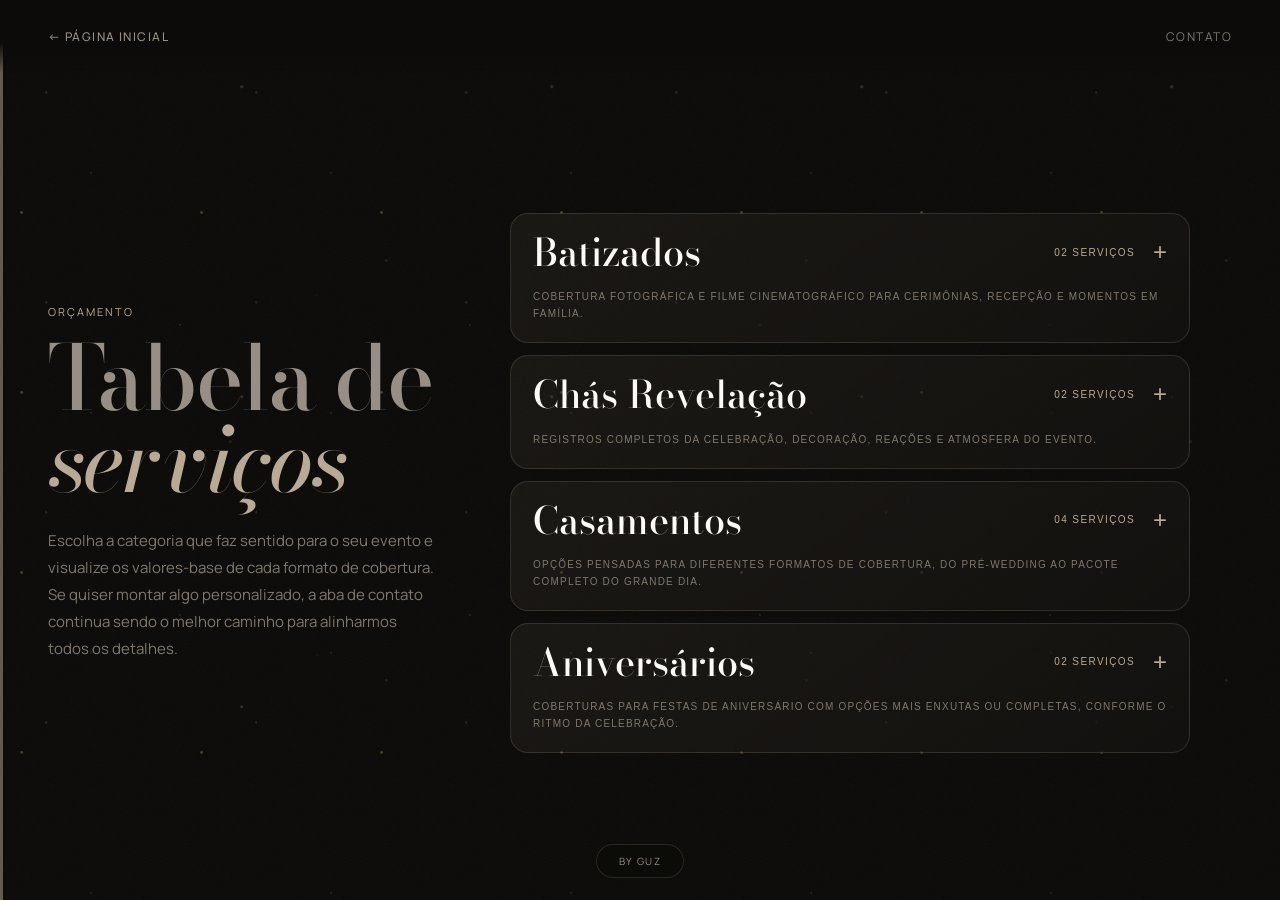
<file: orcamento.html>
﻿<!DOCTYPE html>
<html lang="pt-BR">
<head>
<meta charset="UTF-8" />
<meta name="viewport" content="width=device-width, initial-scale=1.0" />
<title>Orçamento &mdash; Guilherme Ribeiro</title>
<link rel="preconnect" href="https://fonts.googleapis.com" />
<link rel="preconnect" href="https://fonts.gstatic.com" crossorigin />
<link href="https://fonts.googleapis.com/css2?family=Bodoni+Moda:opsz,wght@6..96,400;6..96,500&family=Manrope:wght@300;400;500&display=swap" rel="stylesheet" />
<link rel="stylesheet" href="style.css" />
<style>
  *, *::before, *::after { box-sizing: border-box; margin: 0; padding: 0; }
  :root { --bg: #0c0b09; --bg2: #141210; --text: #978f86; --muted: #7f786f; --accent: #b8aa96; --border: rgba(151, 143, 134, 0.28); --white: #fdfaf6; --surface: rgba(20, 18, 16, 0.74); }
  html, body { min-height: 100%; background: var(--bg); color: var(--text); font-family: 'Manrope', sans-serif; }
  body { overflow-x: hidden; }
  nav { position: fixed; top: 0; left: 0; right: 0; z-index: 100; display: flex; justify-content: space-between; align-items: center; padding: 28px 48px; background: linear-gradient(to bottom, var(--bg) 58%, transparent); }
  .nav-logo, .nav-link { font-size: 12px; letter-spacing: 0.12em; text-transform: uppercase; text-decoration: none; }
  .nav-logo { font-weight: 500; color: var(--text); }
  .nav-link { color: var(--muted); transition: color 0.2s; }
  .nav-logo:hover, .nav-link:hover { color: var(--accent); }
  .noise { position: fixed; inset: 0; pointer-events: none; z-index: 1; opacity: 0.03; background-image: url("data:image/svg+xml,%3Csvg viewBox='0 0 256 256' xmlns='http://www.w3.org/2000/svg'%3E%3Cfilter id='n'%3E%3CfeTurbulence type='fractalNoise' baseFrequency='0.9' numOctaves='4' stitchTiles='stitch'/%3E%3C/filter%3E%3Crect width='100%25' height='100%25' filter='url(%23n)'/%3E%3C/svg%3E"); background-size: 200px; }
  .deco-line { position: fixed; left: 0; top: 0; width: 3px; height: 100vh; background: var(--accent); opacity: 0.5; z-index: 3; }
  .budget-page { position: relative; z-index: 2; min-height: 100vh; padding: 138px 48px 72px; display: grid; grid-template-columns: minmax(280px, 0.72fr) minmax(560px, 1.28fr); gap: 56px; align-items: center; }
  .budget-copy { max-width: 470px; opacity: 0; animation: fadeUp 0.75s 0.05s ease forwards; }
  .budget-eyebrow { font-size: 11px; letter-spacing: 0.18em; text-transform: uppercase; color: var(--accent); margin-bottom: 18px; }
  .budget-title { font-family: 'Bodoni Moda', serif; font-size: clamp(54px, 7vw, 94px); font-weight: 500; line-height: 0.92; letter-spacing: -0.02em; margin-bottom: 26px; }
  .budget-title em { color: var(--accent); font-style: italic; }
  .budget-desc { font-size: 15px; line-height: 1.8; color: var(--muted); max-width: 390px; }
  .budget-table-wrap { width: 100%; opacity: 0; transform: translateY(16px); animation: fadeUp 0.75s 0.18s ease forwards; }
  .budget-list { width: min(100%, 680px); display: flex; flex-direction: column; gap: 12px; }
  .budget-category { border: 1px solid rgba(151, 143, 134, 0.22); border-radius: 18px; background: linear-gradient(145deg, rgba(184,170,150,0.08), rgba(20,18,16,0.92)); overflow: hidden; }
  .budget-category-button { width: 100%; display: grid; grid-template-columns: minmax(0, 1fr) auto auto; align-items: center; gap: 18px; padding: 20px 22px; border: 0; background: transparent; color: var(--white); text-align: left; cursor: pointer; }
  .budget-category-button:hover { background: rgba(253,250,246,0.02); }
  .budget-category-title { font-family: 'Bodoni Moda', serif; font-size: clamp(28px, 3.2vw, 38px); font-weight: 500; line-height: 0.95; }
  .budget-category-count { font-size: 10px; letter-spacing: 0.14em; text-transform: uppercase; color: var(--accent); }
  .budget-category-icon { font-size: 24px; line-height: 1; color: var(--accent); transition: transform 0.3s ease; }
  .budget-category-button[aria-expanded="true"] .budget-category-icon { transform: rotate(45deg); }
  .budget-category-meta { grid-column: 1 / -1; font-size: 10px; line-height: 1.7; letter-spacing: 0.12em; text-transform: uppercase; color: var(--muted); }
  .budget-category-panel { max-height: 0; overflow: hidden; opacity: 0; transition: max-height 0.45s cubic-bezier(0.16, 1, 0.3, 1), opacity 0.3s ease; }
  .budget-category-panel.is-open { opacity: 1; }
  .budget-category-table-wrap { padding: 0 14px 14px; }
  .budget-category-table { width: 100%; border-collapse: separate; border-spacing: 0 10px; table-layout: auto; color: var(--white); }
  .budget-category-table tbody td { border-top: 1px solid rgba(151, 143, 134, 0.22); border-bottom: 1px solid rgba(151, 143, 134, 0.22); background: var(--surface); color: #d4cec4; font-size: 14px; line-height: 1.25; padding: 14px 16px; text-align: center; }
  .budget-category-table tbody td:first-child { border-left: 1px solid rgba(151, 143, 134, 0.22); border-radius: 10px 0 0 10px; text-align: left; color: var(--white); font-family: 'Bodoni Moda', serif; font-size: 22px; font-weight: 500; line-height: 1; }
  .budget-category-table tbody td:first-child small { display: block; margin-top: 8px; font-family: 'Manrope', sans-serif; font-size: 10px; font-weight: 500; line-height: 1.6; letter-spacing: 0.12em; text-transform: uppercase; color: var(--muted); }
  .budget-category-table tbody td:last-child { border-right: 1px solid rgba(151, 143, 134, 0.22); border-radius: 0 10px 10px 0; color: var(--accent); width: 150px; font-family: 'Bodoni Moda', serif; font-size: 24px; font-weight: 500; }
  @keyframes fadeUp { from { opacity: 0; transform: translateY(16px); } to { opacity: 1; transform: translateY(0); } }
  @media (max-width: 960px) {
    .budget-page { grid-template-columns: 1fr; gap: 40px; padding: 122px 24px 48px; }
    nav { padding: 22px 24px; }
  }
  @media (max-width: 720px) {
    .budget-page { align-items: start; gap: 28px; padding-bottom: 40px; }
    .budget-copy,
    .budget-desc,
    .budget-list { max-width: 100%; width: 100%; }
    .budget-table-wrap { overflow-x: visible; padding-bottom: 0; }
    .budget-category-button { grid-template-columns: 1fr auto; gap: 12px; padding: 18px; }
    .budget-category-count, .budget-category-meta { grid-column: 1 / -1; }
    .budget-category-title { font-size: clamp(24px, 7vw, 32px); }
    .budget-category-table { min-width: 0; table-layout: fixed; }
    .budget-category-table tbody td { padding: 12px 12px; vertical-align: middle; }
    .budget-category-table tbody td:first-child { font-size: 18px; }
    .budget-category-table tbody td:first-child small { font-size: 9px; letter-spacing: 0.1em; }
    .budget-category-table tbody td:last-child { width: 92px; font-size: 19px; white-space: nowrap; }
  }

  @media (max-width: 420px) {
    .budget-category-button { padding: 16px; }
    .budget-category-title { font-size: 22px; }
    .budget-category-table tbody td { padding: 11px 10px; }
    .budget-category-table tbody td:first-child { font-size: 16px; }
    .budget-category-table tbody td:last-child { width: 84px; font-size: 17px; }
  }
</style>
</head>
<body>
<div class="noise"></div>
<div class="deco-line"></div>
<nav>
  <a class="nav-logo" href="index.html">&larr; Página Inicial</a>
  <a class="nav-link" href="contato.html">Contato</a>
</nav>
<main class="budget-page">
  <section class="budget-copy">
    <p class="budget-eyebrow">Orçamento</p>
    <h1 class="budget-title">Tabela de<br><em>serviços</em></h1>
    <p class="budget-desc">Escolha a categoria que faz sentido para o seu evento e visualize os valores-base de cada formato de cobertura. Se quiser montar algo personalizado, a aba de contato continua sendo o melhor caminho para alinharmos todos os detalhes.</p>
  </section>
  <section class="budget-table-wrap" aria-label="Tabela de orçamento por categoria">
    <div class="budget-list">
      <article class="budget-category">
        <button class="budget-category-button" type="button" data-budget-category-toggle aria-expanded="false" aria-controls="budget-category-batizados">
          <span class="budget-category-title">Batizados</span>
          <span class="budget-category-count">02 serviços</span>
          <span class="budget-category-icon" aria-hidden="true">+</span>
          <span class="budget-category-meta">Cobertura fotográfica e filme cinematográfico para cerimônias, recepção e momentos em família.</span>
        </button>
        <div class="budget-category-panel" id="budget-category-batizados" data-budget-category-panel>
          <div class="budget-category-table-wrap">
            <table class="budget-category-table">
              <tbody>
                <tr>
                  <td>Cobertura Fotográfica</td>
                  <td>R$550</td>
                </tr>
                <tr>
                  <td>Filme Cinematográfico</td>
                  <td>R$850</td>
                </tr>
              </tbody>
            </table>
          </div>
        </div>
      </article>
      <article class="budget-category">
        <button class="budget-category-button" type="button" data-budget-category-toggle aria-expanded="false" aria-controls="budget-category-chas">
          <span class="budget-category-title">Chás Revelação</span>
          <span class="budget-category-count">02 serviços</span>
          <span class="budget-category-icon" aria-hidden="true">+</span>
          <span class="budget-category-meta">Registros completos da celebração, decoração, reações e atmosfera do evento.</span>
        </button>
        <div class="budget-category-panel" id="budget-category-chas" data-budget-category-panel>
          <div class="budget-category-table-wrap">
            <table class="budget-category-table">
              <tbody>
                <tr>
                  <td>Cobertura Fotográfica</td>
                  <td>R$600</td>
                </tr>
                <tr>
                  <td>Filme Cinematográfico</td>
                  <td>R$900</td>
                </tr>
              </tbody>
            </table>
          </div>
        </div>
      </article>
      <article class="budget-category">
        <button class="budget-category-button" type="button" data-budget-category-toggle aria-expanded="false" aria-controls="budget-category-casamentos">
          <span class="budget-category-title">Casamentos</span>
          <span class="budget-category-count">04 serviços</span>
          <span class="budget-category-icon" aria-hidden="true">+</span>
          <span class="budget-category-meta">Opções pensadas para diferentes formatos de cobertura, do pré-wedding ao pacote completo do grande dia.</span>
        </button>
        <div class="budget-category-panel" id="budget-category-casamentos" data-budget-category-panel>
          <div class="budget-category-table-wrap">
            <table class="budget-category-table">
              <tbody>
                <tr>
                  <td>Pré-Wedding<br><small>Cobertura fotográfica + vídeo</small></td>
                  <td>R$1.250</td>
                </tr>
                <tr>
                  <td>Plano Bronze<br><small>1 fotógrafo, 1 videomaker</small></td>
                  <td>R$2.500</td>
                </tr>
                <tr>
                  <td>Plano Silver<br><small>2 fotógrafos, 1 videomaker</small></td>
                  <td>R$3.350</td>
                </tr>
                <tr>
                  <td>Plano Gold<br><small>2 fotógrafos, 2 videomakers</small></td>
                  <td>R$5.000</td>
                </tr>
              </tbody>
            </table>
          </div>
        </div>
      </article>
      <article class="budget-category">
        <button class="budget-category-button" type="button" data-budget-category-toggle aria-expanded="false" aria-controls="budget-category-aniversarios">
          <span class="budget-category-title">Aniversários</span>
          <span class="budget-category-count">02 serviços</span>
          <span class="budget-category-icon" aria-hidden="true">+</span>
          <span class="budget-category-meta">Coberturas para festas de aniversário com opções mais enxutas ou completas, conforme o ritmo da celebração.</span>
        </button>
        <div class="budget-category-panel" id="budget-category-aniversarios" data-budget-category-panel>
          <div class="budget-category-table-wrap">
            <table class="budget-category-table">
              <tbody>
                <tr>
                  <td>Celebração Essencial<br><small>Registro dos principais momentos (4h)</small></td>
                  <td>R$450</td>
                </tr>
                <tr>
                  <td>Celebração Completa<br><small>Cobertura completa da celebração (6h)</small></td>
                  <td>R$600</td>
                </tr>
              </tbody>
            </table>
          </div>
        </div>
      </article>
    </div>
  </section>
</main>
<div class="site-credit" aria-label="Designed &amp; Developed by Gustavo Freitas">
  <span class="site-credit-short">By Guz</span>
  <span class="site-credit-full">Designed &amp; Developed by Gustavo Freitas</span>
</div>
<script src="script.js" defer></script>
</body>
</html>
</file>
<file: style.css>
﻿html {
  -webkit-text-size-adjust: 100%;
}

body {
  text-rendering: optimizeLegibility;
  position: relative;
}

.site-credit {
  position: fixed;
  left: 50%;
  bottom: 22px;
  transform: translateX(-50%);
  z-index: 40;
  display: inline-flex;
  align-items: center;
  justify-content: center;
  min-width: 88px;
  min-height: 34px;
  padding: 8px 16px;
  border: 1px solid rgba(151, 143, 134, 0.22);
  border-radius: 999px;
  background: rgba(12, 11, 9, 0.74);
  backdrop-filter: blur(12px);
  color: #978f86;
  text-decoration: none;
  overflow: hidden;
  transition: border-color 0.25s ease, color 0.25s ease, min-width 0.3s ease, padding 0.3s ease;
}

.site-credit:hover {
  min-width: 340px;
  border-color: rgba(184, 170, 150, 0.34);
  color: #b8aa96;
}

.site-credit-short,
.site-credit-full {
  font-size: 10px;
  letter-spacing: 0.14em;
  text-transform: uppercase;
  white-space: nowrap;
  transition: opacity 0.25s ease, transform 0.3s ease;
}

.site-credit-short {
  opacity: 1;
  transform: translateY(0);
}

.site-credit-full {
  position: absolute;
  opacity: 0;
  transform: translateY(8px);
  pointer-events: none;
}

.site-credit:hover .site-credit-short {
  opacity: 0;
  transform: translateY(-8px);
}

.site-credit:hover .site-credit-full {
  opacity: 1;
  transform: translateY(0);
}

img {
  max-width: 100%;
}

body::before,
body::after {
  content: "";
  position: fixed;
  inset: 0;
  pointer-events: none;
  z-index: 0;
  will-change: transform, opacity, background-position;
}

body::before {
  opacity: 0.34;
  background-image:
    radial-gradient(circle at 12% 18%, rgba(246, 214, 140, 0.72) 0 1px, transparent 1.8px),
    radial-gradient(circle at 38% 72%, rgba(184, 170, 150, 0.34) 0 1px, transparent 1.7px),
    radial-gradient(circle at 78% 28%, rgba(255, 242, 194, 0.42) 0 1.2px, transparent 2px),
    radial-gradient(circle at 92% 62%, rgba(198, 147, 62, 0.45) 0 0.9px, transparent 1.7px);
  background-size: 180px 180px, 240px 240px, 310px 310px, 420px 420px;
  filter: drop-shadow(0 0 4px rgba(246, 214, 140, 0.2));
  animation: goldDustDrift 86s linear infinite;
}

body::after {
  opacity: 0.24;
  background-image:
    radial-gradient(circle at 22% 44%, rgba(214, 172, 86, 0.58) 0 1px, transparent 1.6px),
    radial-gradient(circle at 62% 12%, rgba(255, 244, 210, 0.36) 0 1px, transparent 1.5px),
    radial-gradient(circle at 88% 82%, rgba(151, 143, 134, 0.24) 0 1px, transparent 1.6px),
    radial-gradient(circle at 48% 92%, rgba(246, 214, 140, 0.38) 0 1.1px, transparent 1.9px);
  background-size: 210px 210px, 290px 290px, 360px 360px, 480px 480px;
  filter: drop-shadow(0 0 6px rgba(214, 172, 86, 0.18));
  animation: goldDustSweep 113s linear infinite;
}

@keyframes goldDustDrift {
  0% {
    background-position: 0 0, 60px 120px, 140px 20px, 20px 180px;
  }

  27% {
    background-position: 180px -360px, 300px -120px, 450px -290px, 440px -240px;
  }

  54% {
    background-position: 360px -720px, 540px -360px, 760px -600px, 860px -660px;
  }

  78% {
    background-position: 540px -1080px, 780px -600px, 1070px -910px, 1280px -1080px;
  }

  100% {
    background-position: 720px -1440px, 1020px -840px, 1380px -1220px, 1700px -1500px;
  }
}

@keyframes goldDustSweep {
  0% {
    background-position: 140px 40px, 0 160px, 220px 20px, 80px 260px;
  }

  21% {
    background-position: -70px -170px, 290px -130px, -140px -340px, 560px -220px;
  }

  47% {
    background-position: -280px -380px, 580px -420px, -500px -700px, 1040px -700px;
  }

  73% {
    background-position: -490px -590px, 870px -710px, -860px -1060px, 1520px -1180px;
  }

  100% {
    background-position: -700px -800px, 1160px -1000px, -1220px -1420px, 2000px -1660px;
  }
}

@media (prefers-reduced-motion: reduce) {
  body::before,
  body::after {
    animation: none;
  }
}

.filter-empty {
  padding: 0 48px 96px;
  font-size: 12px;
  letter-spacing: 0.08em;
  text-transform: uppercase;
  color: #7A7368;
}

.is-hidden {
  display: none !important;
}

@media (max-width: 1100px) {
  .hero-slider {
    right: 5% !important;
    width: min(50vw, 520px) !important;
    height: min(68vh, 600px) !important;
  }
}

@media (min-width: 721px) and (max-width: 1180px) and (pointer: coarse) {
  html,
  body {
    height: auto !important;
    min-height: 100% !important;
    overflow-x: hidden !important;
    overflow-y: auto !important;
  }

  nav {
    padding: 26px 36px !important;
  }

  .scene {
    height: auto !important;
    min-height: 100svh !important;
    display: flex !important;
    flex-direction: column !important;
    justify-content: center !important;
    gap: 34px !important;
    overflow: hidden !important;
    padding: 116px 36px 108px !important;
  }

  .hero-text,
  .hero-slider {
    position: static !important;
    transform: none !important;
    animation: none !important;
    opacity: 1 !important;
  }

  .hero-text {
    max-width: 560px !important;
  }

  .hero-title {
    font-size: clamp(70px, 12vw, 104px) !important;
  }

  .hero-desc {
    max-width: 460px !important;
  }

  .hero-slider {
    width: min(100%, 720px) !important;
    height: min(48svh, 540px) !important;
    padding: 0 !important;
    margin: 0 !important;
    align-self: flex-end !important;
  }

  .hero-slider::before,
  .hero-slider::after {
    display: none !important;
  }

  .hero-slider-track {
    flex-direction: row !important;
    gap: 18px !important;
    height: 100% !important;
  }

  .hero-slide {
    flex: 0 0 100% !important;
    height: 100% !important;
  }

  .hero-slide img {
    width: 112% !important;
    height: 100% !important;
    transform: translateX(var(--parallax-x, 0)) scale(1.04) !important;
  }

  .hero-actions {
    left: 36px !important;
    bottom: 34px !important;
  }

  .project-count {
    right: 36px !important;
    bottom: 34px !important;
  }

  .dot-nav {
    right: 36px !important;
  }

  .split {
    grid-template-columns: 0.9fr 1.1fr !important;
  }

  .split-photo {
    padding: 96px 32px 54px !important;
  }

  .split-photo-frame {
    width: min(100%, 360px) !important;
  }

  .split-text {
    padding: 110px 42px 72px !important;
  }

  .about-title {
    font-size: clamp(42px, 6vw, 58px) !important;
  }

  .about-bio {
    max-width: 520px !important;
  }

  .page-header,
  .filters,
  .projects-content,
  footer {
    padding-left: 36px !important;
    padding-right: 36px !important;
  }

  .filters {
    flex-wrap: wrap;
    gap: 10px !important;
  }

  .group-header {
    grid-template-columns: minmax(220px, 300px) 1fr !important;
  }

  .group-gallery {
    grid-template-columns: repeat(2, minmax(0, 1fr)) !important;
    grid-auto-rows: auto !important;
  }

  .gallery-shot {
    aspect-ratio: 4 / 3 !important;
  }

  .gallery-shot.wide {
    grid-column: span 2 !important;
    grid-row: auto !important;
    height: auto !important;
    aspect-ratio: 16 / 9 !important;
  }

  .video-gallery {
    grid-template-columns: repeat(2, minmax(0, 1fr)) !important;
  }

  .video-card video {
    max-height: 560px !important;
  }

  .contact-layout,
  .budget-page {
    grid-template-columns: 1fr !important;
    gap: 44px !important;
    min-height: auto !important;
    padding: 124px 36px 64px !important;
  }

  .contact-copy,
  .budget-copy {
    max-width: 640px !important;
  }

  .contact-panel {
    min-height: 460px !important;
  }

}

@media (max-width: 900px) {
  html,
  body {
    height: auto !important;
    min-height: 100% !important;
    overflow-x: hidden !important;
    overflow-y: auto !important;
  }

  nav {
    padding: 22px 24px !important;
  }

  .page-header,
  .filters,
  .projects-content,
  footer {
    padding-left: 24px !important;
    padding-right: 24px !important;
  }

  .hero-text {
    left: 24px !important;
    right: 24px !important;
    max-width: 100% !important;
  }

  .hero-slider {
    right: 24px !important;
    width: min(50vw, 440px) !important;
    height: min(62vh, 520px) !important;
  }

  .hero-actions {
    left: 24px !important;
    bottom: 24px !important;
  }

  .project-count,
  .dot-nav {
    right: 24px !important;
  }

  .split {
    grid-template-columns: 1fr !important;
    height: auto !important;
    min-height: 100vh;
  }

  .split-photo {
    min-height: 48vh;
    padding: 120px 24px 32px;
  }

  .split-photo-frame {
    width: min(100%, 360px) !important;
  }

  .split-text {
    padding: 120px 24px 48px !important;
    overflow: visible !important;
  }

  .contact-layout,
  .budget-page {
    grid-template-columns: 1fr !important;
    gap: 40px !important;
    padding-left: 24px !important;
    padding-right: 24px !important;
  }

}

@media (min-width: 721px) and (max-width: 900px) and (pointer: coarse) {
  nav {
    padding: 26px 36px !important;
  }

  .scene {
    height: auto !important;
    min-height: 100svh !important;
    display: flex !important;
    flex-direction: column !important;
    justify-content: center !important;
    gap: 34px !important;
    overflow: hidden !important;
    padding: 116px 36px 108px !important;
  }

  .hero-text,
  .hero-slider {
    position: static !important;
    transform: none !important;
    animation: none !important;
    opacity: 1 !important;
  }

  .hero-text {
    max-width: 560px !important;
  }

  .hero-slider {
    width: min(100%, 720px) !important;
    height: min(48svh, 540px) !important;
    padding: 0 !important;
    margin: 0 !important;
    align-self: flex-end !important;
  }

  .hero-slider::before,
  .hero-slider::after {
    display: none !important;
  }

  .hero-slider-track {
    flex-direction: row !important;
    gap: 18px !important;
    height: 100% !important;
  }

  .hero-slide {
    flex: 0 0 100% !important;
    height: 100% !important;
  }

  .hero-slide img {
    width: 112% !important;
    height: 100% !important;
    transform: translateX(var(--parallax-x, 0)) scale(1.04) !important;
  }

  .hero-actions {
    left: 36px !important;
    bottom: 34px !important;
  }

  .project-count,
  .dot-nav {
    right: 36px !important;
  }

  .split {
    grid-template-columns: 1fr !important;
  }

  .split-photo {
    min-height: 46svh !important;
    padding: 112px 36px 38px !important;
  }

  .split-text {
    padding: 64px 36px 72px !important;
  }
}

@media (max-width: 720px) {
  nav {
    align-items: flex-start !important;
    gap: 14px !important;
    padding: 20px 22px !important;
  }

  .nav-logo,
  .nav-link,
  .secondary-cta {
    font-size: 11px !important;
    line-height: 1.35 !important;
  }

  body {
    overflow-x: hidden !important;
  }

  .scene {
    min-height: 100svh;
    height: 100svh !important;
    display: flex !important;
    flex-direction: column !important;
    justify-content: center !important;
    gap: 14px !important;
    overflow: hidden !important;
    padding: 78px 0 74px;
  }

  .hero-text,
  .hero-slider {
    position: static !important;
    transform: none !important;
    animation: none !important;
    opacity: 1 !important;
  }

  .hero-text {
    margin: 0 22px 6px !important;
  }

  .hero-title {
    font-size: clamp(46px, 16vw, 62px) !important;
    margin-bottom: 16px !important;
  }

  .hero-eyebrow {
    margin-bottom: 12px !important;
  }

  .hero-desc {
    max-width: 100% !important;
    margin-bottom: 18px !important;
    font-size: 13px !important;
    line-height: 1.6 !important;
  }

  .hero-cta {
    font-size: 10px !important;
  }

  .hero-slider {
    width: calc(100% - 44px) !important;
    height: auto !important;
    margin: 0 22px;
    padding: 0 !important;
    aspect-ratio: 16 / 9;
    border-radius: 12px !important;
  }

  .hero-slider::before,
  .hero-slider::after {
    display: none !important;
  }

  .hero-slider-track {
    flex-direction: row !important;
    gap: 14px !important;
    height: 100% !important;
  }

  .hero-slide {
    flex: 0 0 100% !important;
    height: 100%;
    border-radius: 12px !important;
  }

  .hero-slide img {
    height: 100% !important;
    width: 112% !important;
    transform: translateX(var(--parallax-x, 0)) scale(1.04) !important;
  }

  .hero-actions,
  .project-count,
  .dot-nav {
    position: static !important;
    transform: none !important;
    opacity: 1 !important;
  }

  .hero-actions {
    padding: 0 22px !important;
    flex-wrap: wrap;
    gap: 16px !important;
  }

  .project-count {
    padding: 0 22px !important;
    text-align: left !important;
  }

  .count-num {
    font-size: 30px !important;
  }

  .count-label {
    font-size: 9px !important;
  }

  .dot-nav {
    display: none !important;
  }

  .page-header {
    padding-top: 112px !important;
    gap: 20px;
    align-items: flex-start !important;
    flex-direction: column;
  }

  .filters {
    flex-wrap: wrap;
    gap: 10px !important;
    overflow-x: visible !important;
  }

  .filter-btn {
    min-height: 38px;
    padding: 9px 16px !important;
  }

  .projects-content {
    gap: 44px !important;
    padding-top: 36px !important;
    padding-bottom: 64px !important;
  }

  .group-header {
    gap: 18px !important;
  }

  .group-summary {
    max-width: 100% !important;
  }

  .group-gallery {
    grid-template-columns: 1fr !important;
    grid-auto-rows: minmax(220px, 64vw) !important;
  }

  .gallery-shot.wide {
    grid-column: auto !important;
    grid-row: auto !important;
    height: auto !important;
  }

  .video-gallery {
    grid-template-columns: 1fr !important;
  }

  .video-card video {
    max-height: 72vh !important;
  }

  .lightbox {
    padding: 18px !important;
  }

  .lightbox-image {
    max-width: 94vw !important;
    max-height: 78vh !important;
  }

  .lightbox-close {
    top: 14px !important;
    right: 14px !important;
  }

  .contact-title,
  .budget-title {
    font-size: clamp(48px, 16vw, 68px) !important;
  }

  .contact-layout,
  .budget-page {
    min-height: auto !important;
    padding-top: 112px !important;
    padding-bottom: 44px !important;
  }

  .contact-panel {
    min-height: 320px !important;
  }

  .contact-panel-note {
    left: 20px !important;
    right: 20px !important;
    bottom: 20px !important;
    max-width: none !important;
  }

  .budget-table-wrap {
    overflow-x: visible !important;
  }

  footer {
    position: static !important;
    flex-direction: column;
    align-items: flex-start !important;
    gap: 8px;
    padding-bottom: 32px !important;
    pointer-events: auto !important;
  }

  .photo-tag {
    left: 24px !important;
    right: 24px;
    bottom: 24px !important;
  }

  .about-stats {
    flex-wrap: wrap;
    gap: 24px !important;
  }

  .site-credit {
    bottom: 18px;
    min-width: 82px;
    min-height: 32px;
    padding: 8px 14px;
  }

  .site-credit:hover {
    min-width: min(300px, calc(100vw - 32px));
  }
}

@media (max-width: 420px) {
  .page-title {
    font-size: clamp(44px, 18vw, 58px) !important;
  }

  .page-meta-count {
    font-size: 40px !important;
  }

}

@media (max-width: 720px) and (max-height: 700px) {
  .scene {
    gap: 10px !important;
    padding-top: 66px !important;
    padding-bottom: 58px !important;
  }

  .hero-title {
    font-size: clamp(40px, 14vw, 54px) !important;
    margin-bottom: 12px !important;
  }

  .hero-eyebrow {
    margin-bottom: 8px !important;
  }

  .hero-desc {
    margin-bottom: 12px !important;
    font-size: 12px !important;
    line-height: 1.45 !important;
  }

  .hero-slider {
    width: calc(100% - 54px) !important;
  }

  .count-num {
    font-size: 24px !important;
  }
}
</file>
